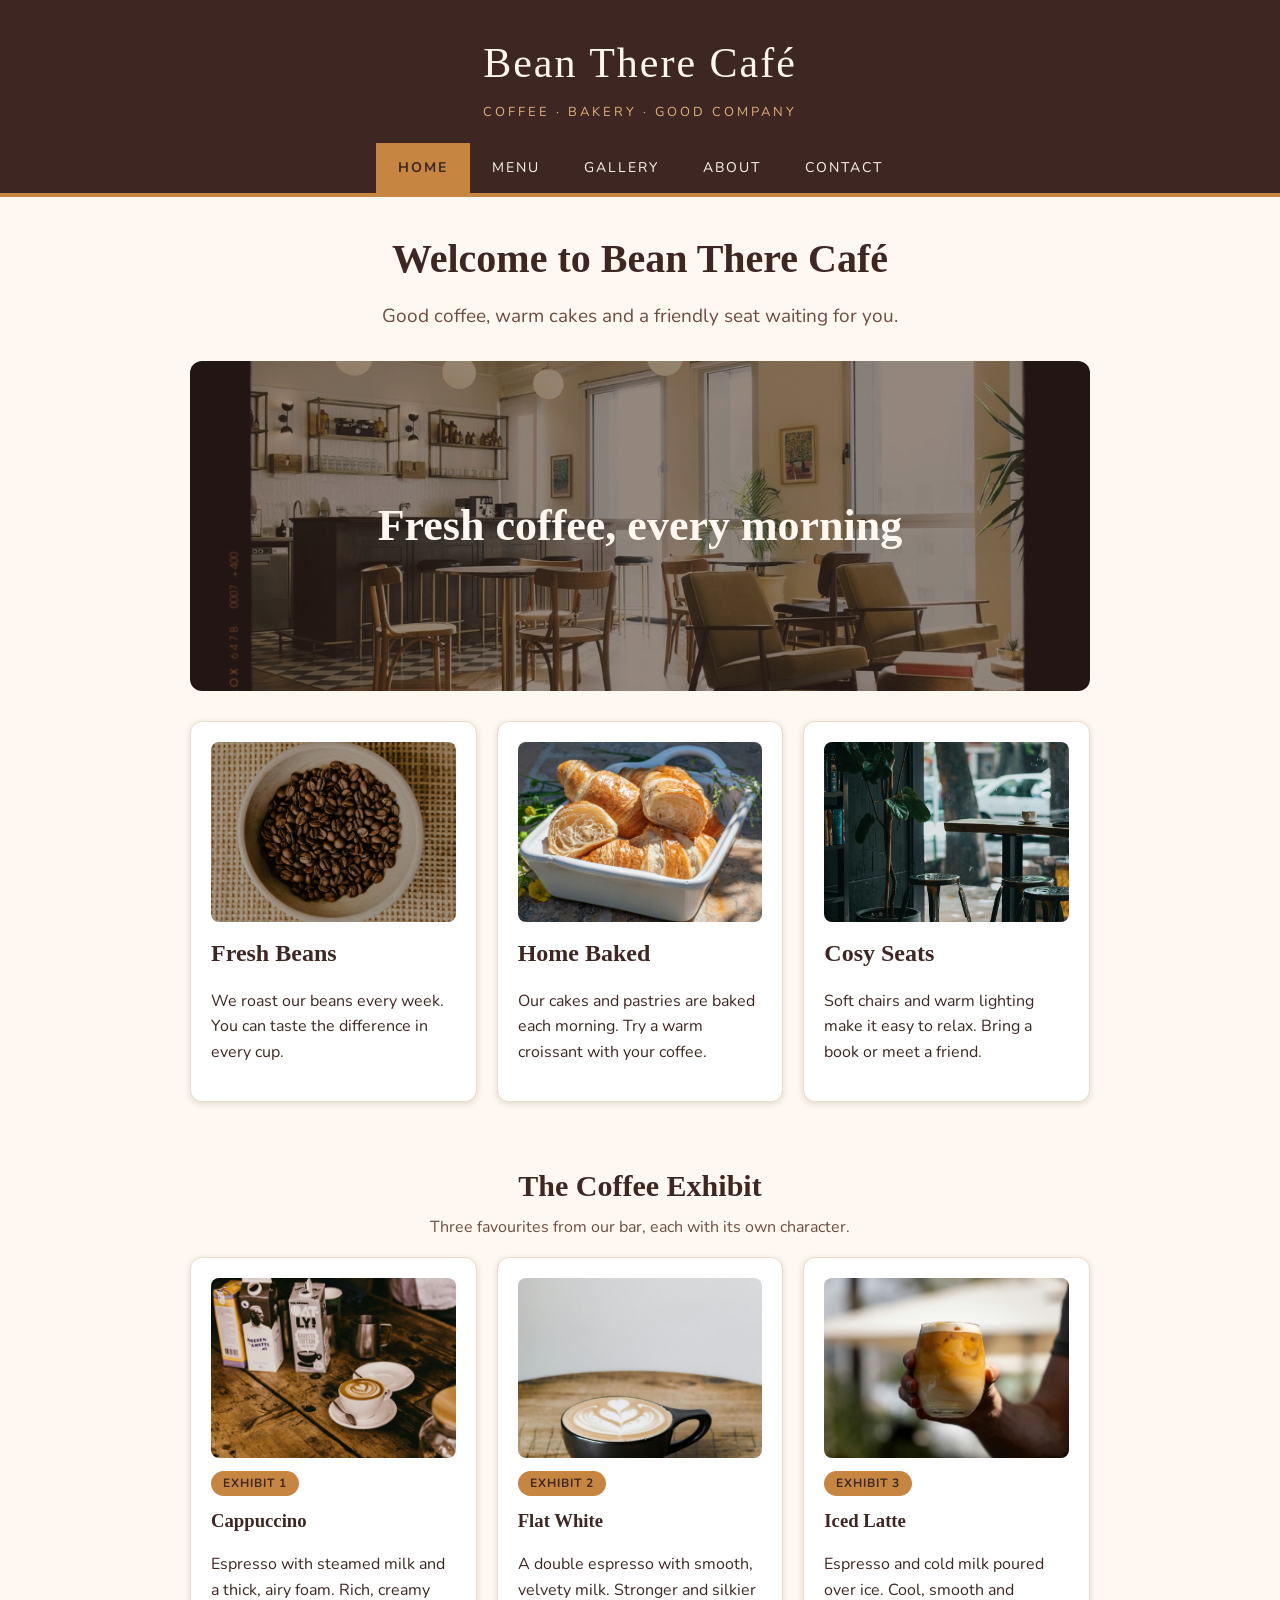
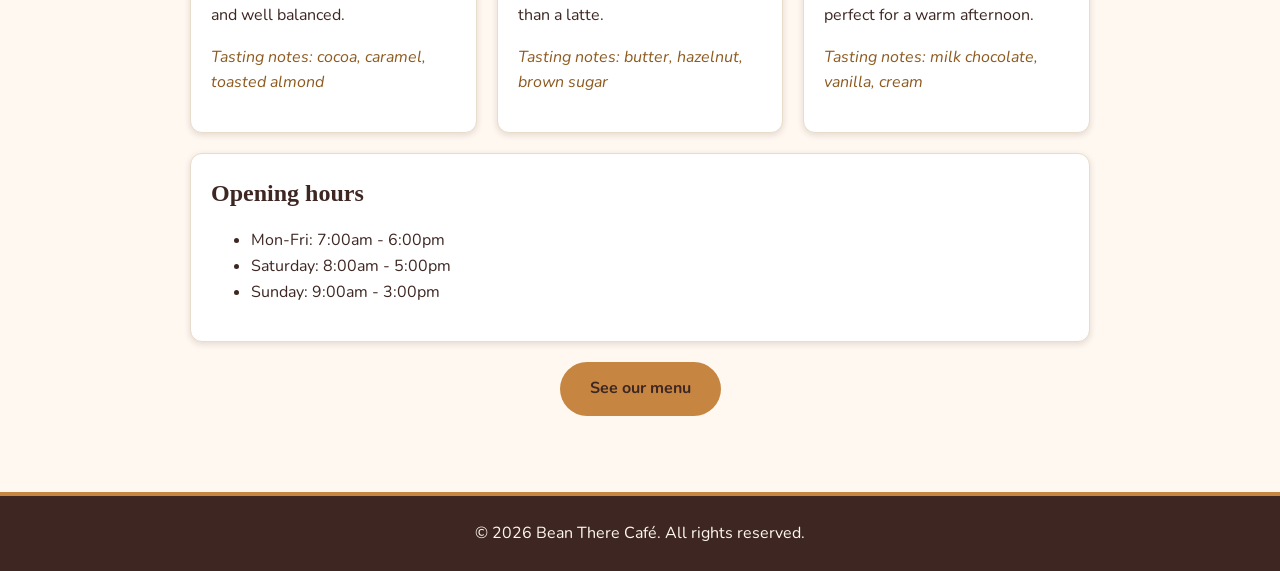
<file: index.html>
<!DOCTYPE html>
<html>
<head>
  <meta charset="UTF-8">
  <meta name="viewport" content="width=device-width, initial-scale=1">
  <title>Home - Bean There Café</title>
  <link rel="preconnect" href="https://fonts.googleapis.com">
  <link rel="preconnect" href="https://fonts.gstatic.com" crossorigin>
  <link href="https://fonts.googleapis.com/css2?family=Nunito:wght@400;700&display=swap" rel="stylesheet">
  <link rel="stylesheet" href="style.css">
</head>
<body>
  <header>
    <p class="shop-name">Bean There Café</p>
    <p class="shop-tag">Coffee · Bakery · Good company</p>
  </header>
  <nav>
    <ul>
      <li><a class="active" href="index.html">Home</a></li>
      <li><a href="menu.html">Menu</a></li>
      <li><a href="gallery.html">Gallery</a></li>
      <li><a href="about.html">About</a></li>
      <li><a href="contact.html">Contact</a></li>
    </ul>
  </nav>
  <main>
    <section class="intro">
      <h1>Welcome to Bean There Café</h1>
      <p class="tagline">Good coffee, warm cakes and a friendly seat waiting for you.</p>
    </section>
    <div class="hero">Fresh coffee, every morning</div>
    <div class="row">
      <section class="card">
        <img src="images/beans.jpg" alt="Roasted coffee beans in a bowl">
        <h2>Fresh Beans</h2>
        <p>We roast our beans every week. You can taste the difference in every cup.</p>
      </section>
      <section class="card">
        <img src="images/croissants.jpg" alt="Fresh croissants on a dish">
        <h2>Home Baked</h2>
        <p>Our cakes and pastries are baked each morning. Try a warm croissant with your coffee.</p>
      </section>
      <section class="card">
        <img src="images/seats.jpg" alt="A table and stools by a window">
        <h2>Cosy Seats</h2>
        <p>Soft chairs and warm lighting make it easy to relax. Bring a book or meet a friend.</p>
      </section>
    </div>
    <section>
      <h2 class="section-title">The Coffee Exhibit</h2>
      <p class="section-text">Three favourites from our bar, each with its own character.</p>
      <div class="row">
        <section class="card">
          <img src="images/cappuccino.jpg" alt="A cappuccino with latte art">
          <span class="tag">Exhibit 1</span>
          <h3>Cappuccino</h3>
          <p>Espresso with steamed milk and a thick, airy foam. Rich, creamy and well balanced.</p>
          <p class="notes">Tasting notes: cocoa, caramel, toasted almond</p>
        </section>
        <section class="card">
          <img src="images/latte.jpg" alt="A cup of coffee with latte art">
          <span class="tag">Exhibit 2</span>
          <h3>Flat White</h3>
          <p>A double espresso with smooth, velvety milk. Stronger and silkier than a latte.</p>
          <p class="notes">Tasting notes: butter, hazelnut, brown sugar</p>
        </section>
        <section class="card">
          <img src="images/iced.jpg" alt="A glass of iced coffee with cream">
          <span class="tag">Exhibit 3</span>
          <h3>Iced Latte</h3>
          <p>Espresso and cold milk poured over ice. Cool, smooth and perfect for a warm afternoon.</p>
          <p class="notes">Tasting notes: milk chocolate, vanilla, cream</p>
        </section>
      </div>
    </section>
    <section class="card">
      <h2>Opening hours</h2>
      <ul>
        <li>Mon-Fri: 7:00am - 6:00pm</li>
        <li>Saturday: 8:00am - 5:00pm</li>
        <li>Sunday: 9:00am - 3:00pm</li>
      </ul>
    </section>
    <p class="center"><a class="button" href="menu.html">See our menu</a></p>
  </main>
  <footer>
    <p>© 2026 Bean There Café. All rights reserved.</p>
  </footer>
</body>
</html>
</file>
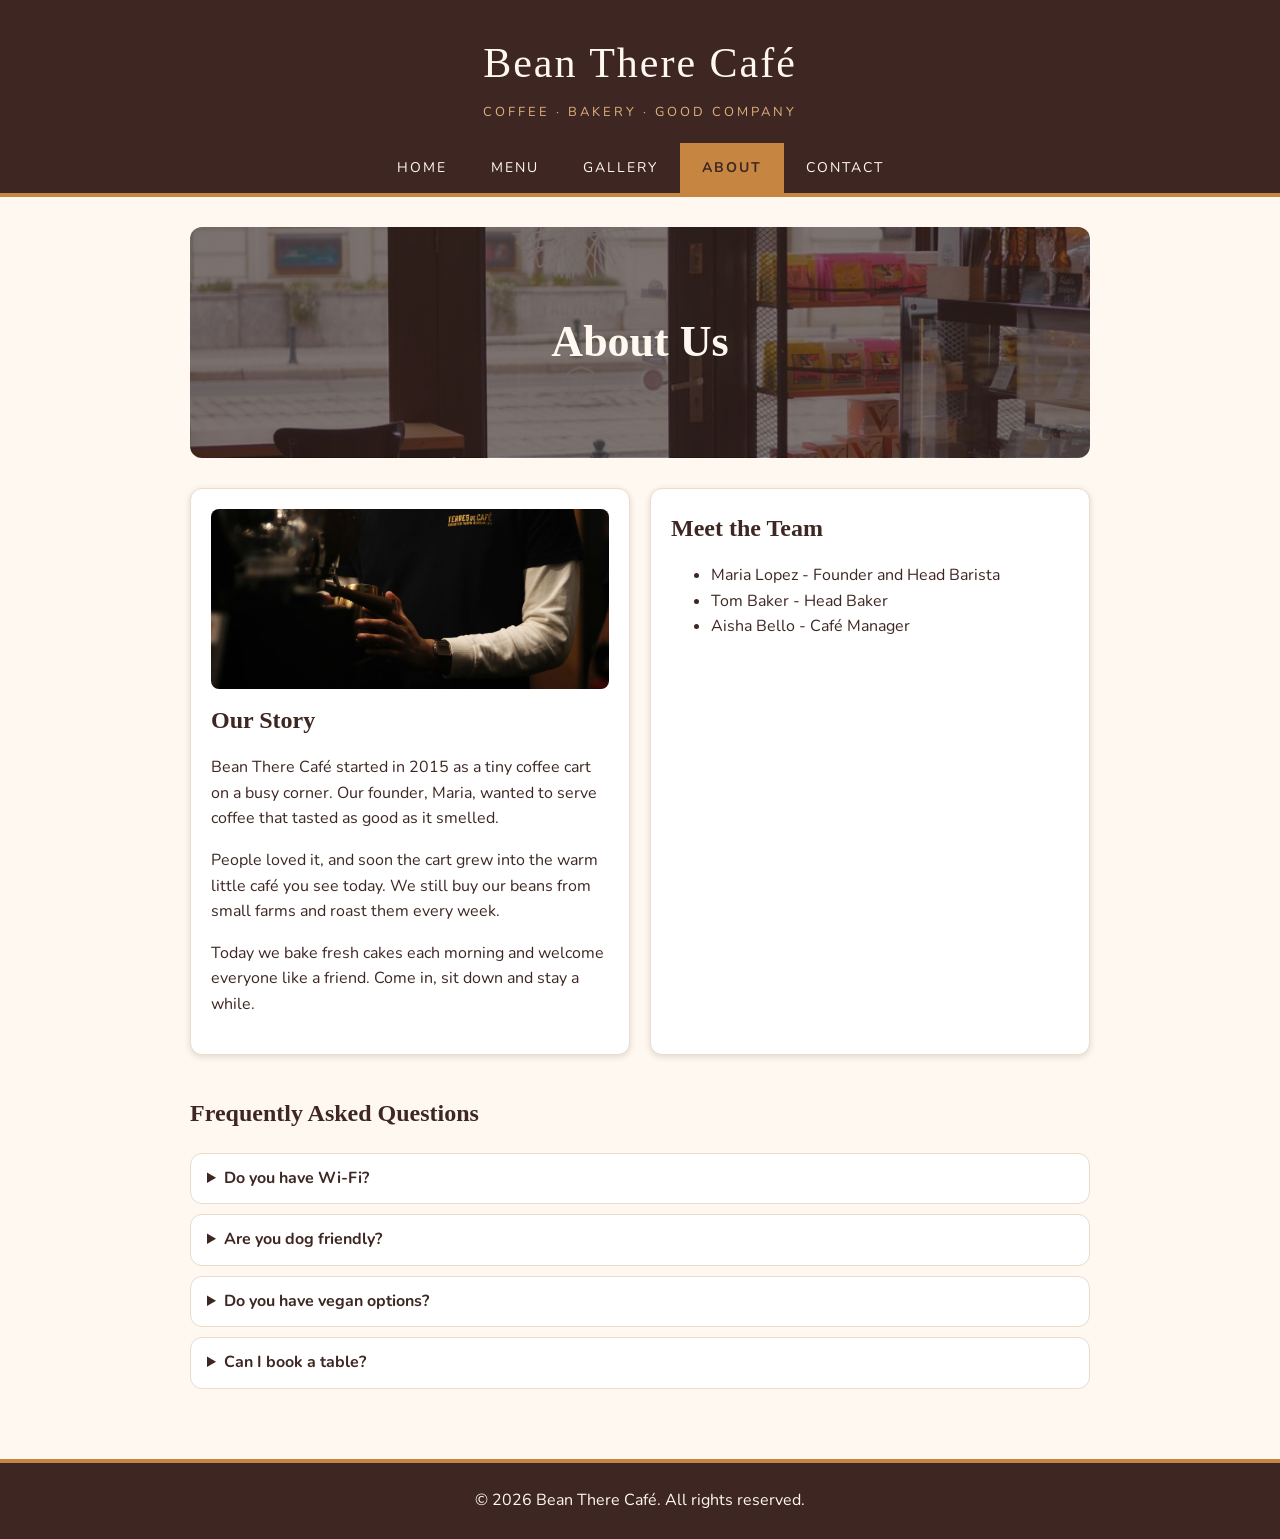
<file: about.html>
<!DOCTYPE html>
<html>
<head>
  <meta charset="UTF-8">
  <meta name="viewport" content="width=device-width, initial-scale=1">
  <title>About - Bean There Café</title>
  <link rel="preconnect" href="https://fonts.googleapis.com">
  <link rel="preconnect" href="https://fonts.gstatic.com" crossorigin>
  <link href="https://fonts.googleapis.com/css2?family=Nunito:wght@400;700&display=swap" rel="stylesheet">
  <link rel="stylesheet" href="style.css">
</head>
<body>
  <header>
    <p class="shop-name">Bean There Café</p>
    <p class="shop-tag">Coffee · Bakery · Good company</p>
  </header>
  <nav>
    <ul>
      <li><a href="index.html">Home</a></li>
      <li><a href="menu.html">Menu</a></li>
      <li><a href="gallery.html">Gallery</a></li>
      <li><a class="active" href="about.html">About</a></li>
      <li><a href="contact.html">Contact</a></li>
    </ul>
  </nav>
  <main>
    <div class="banner banner-about">
      <h1>About Us</h1>
    </div>
    <div class="row">
      <section class="card">
        <img src="images/barista.jpg" alt="Our barista at work">
        <h2>Our Story</h2>
        <p>Bean There Café started in 2015 as a tiny coffee cart on a busy corner. Our founder, Maria, wanted to serve coffee that tasted as good as it smelled.</p>
        <p>People loved it, and soon the cart grew into the warm little café you see today. We still buy our beans from small farms and roast them every week.</p>
        <p>Today we bake fresh cakes each morning and welcome everyone like a friend. Come in, sit down and stay a while.</p>
      </section>
      <section class="card">
        <h2>Meet the Team</h2>
        <ul>
          <li>Maria Lopez - Founder and Head Barista</li>
          <li>Tom Baker - Head Baker</li>
          <li>Aisha Bello - Café Manager</li>
        </ul>
      </section>
    </div>
    <section>
      <h2>Frequently Asked Questions</h2>
      <details>
        <summary>Do you have Wi-Fi?</summary>
        <p>Yes, we have free Wi-Fi for all customers. Just ask at the counter for the password.</p>
      </details>
      <details>
        <summary>Are you dog friendly?</summary>
        <p>Yes, well-behaved dogs are welcome at our outdoor tables. We even have a water bowl ready.</p>
      </details>
      <details>
        <summary>Do you have vegan options?</summary>
        <p>Yes, we offer oat and soy milk, plus vegan muffins and toast. Ask our team if you need help choosing.</p>
      </details>
      <details>
        <summary>Can I book a table?</summary>
        <p>Yes, you can book using the form on our Contact page. Choose "Table booking" as the reason.</p>
      </details>
    </section>
  </main>
  <footer>
    <p>© 2026 Bean There Café. All rights reserved.</p>
  </footer>
</body>
</html>
</file>
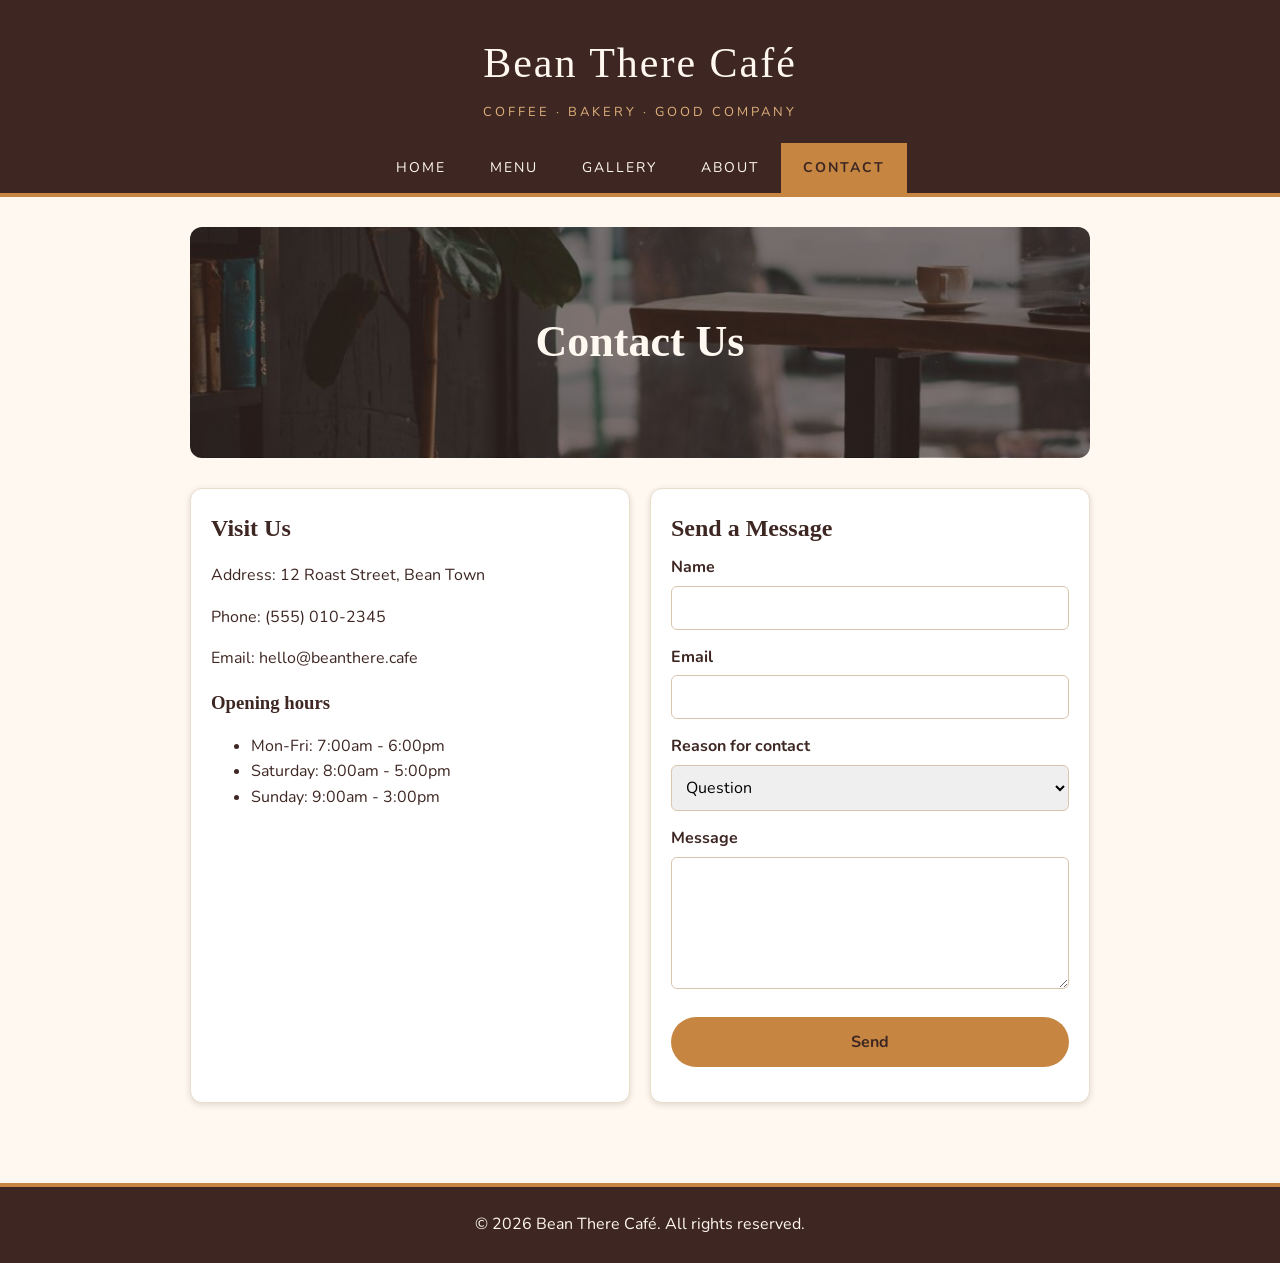
<file: contact.html>
<!DOCTYPE html>
<html>
<head>
  <meta charset="UTF-8">
  <meta name="viewport" content="width=device-width, initial-scale=1">
  <title>Contact - Bean There Café</title>
  <link rel="preconnect" href="https://fonts.googleapis.com">
  <link rel="preconnect" href="https://fonts.gstatic.com" crossorigin>
  <link href="https://fonts.googleapis.com/css2?family=Nunito:wght@400;700&display=swap" rel="stylesheet">
  <link rel="stylesheet" href="style.css">
</head>
<body>
  <header>
    <p class="shop-name">Bean There Café</p>
    <p class="shop-tag">Coffee · Bakery · Good company</p>
  </header>
  <nav>
    <ul>
      <li><a href="index.html">Home</a></li>
      <li><a href="menu.html">Menu</a></li>
      <li><a href="gallery.html">Gallery</a></li>
      <li><a href="about.html">About</a></li>
      <li><a class="active" href="contact.html">Contact</a></li>
    </ul>
  </nav>
  <main>
    <div class="banner banner-contact">
      <h1>Contact Us</h1>
    </div>
    <div class="row">
      <section class="card">
        <h2>Visit Us</h2>
        <p>Address: 12 Roast Street, Bean Town</p>
        <p>Phone: (555) 010-2345</p>
        <p>Email: hello@beanthere.cafe</p>
        <h3>Opening hours</h3>
        <ul>
          <li>Mon-Fri: 7:00am - 6:00pm</li>
          <li>Saturday: 8:00am - 5:00pm</li>
          <li>Sunday: 9:00am - 3:00pm</li>
        </ul>
      </section>
      <section class="card">
        <h2>Send a Message</h2>
        <form>
          <label for="name">Name</label>
          <input type="text" id="name" name="name">
          <label for="email">Email</label>
          <input type="email" id="email" name="email">
          <label for="reason">Reason for contact</label>
          <select id="reason" name="reason">
            <option>Question</option>
            <option>Feedback</option>
            <option>Table booking</option>
          </select>
          <label for="message">Message</label>
          <textarea id="message" name="message" rows="5"></textarea>
          <button class="button">Send</button>
        </form>
      </section>
    </div>
  </main>
  <footer>
    <p>© 2026 Bean There Café. All rights reserved.</p>
  </footer>
</body>
</html>
</file>
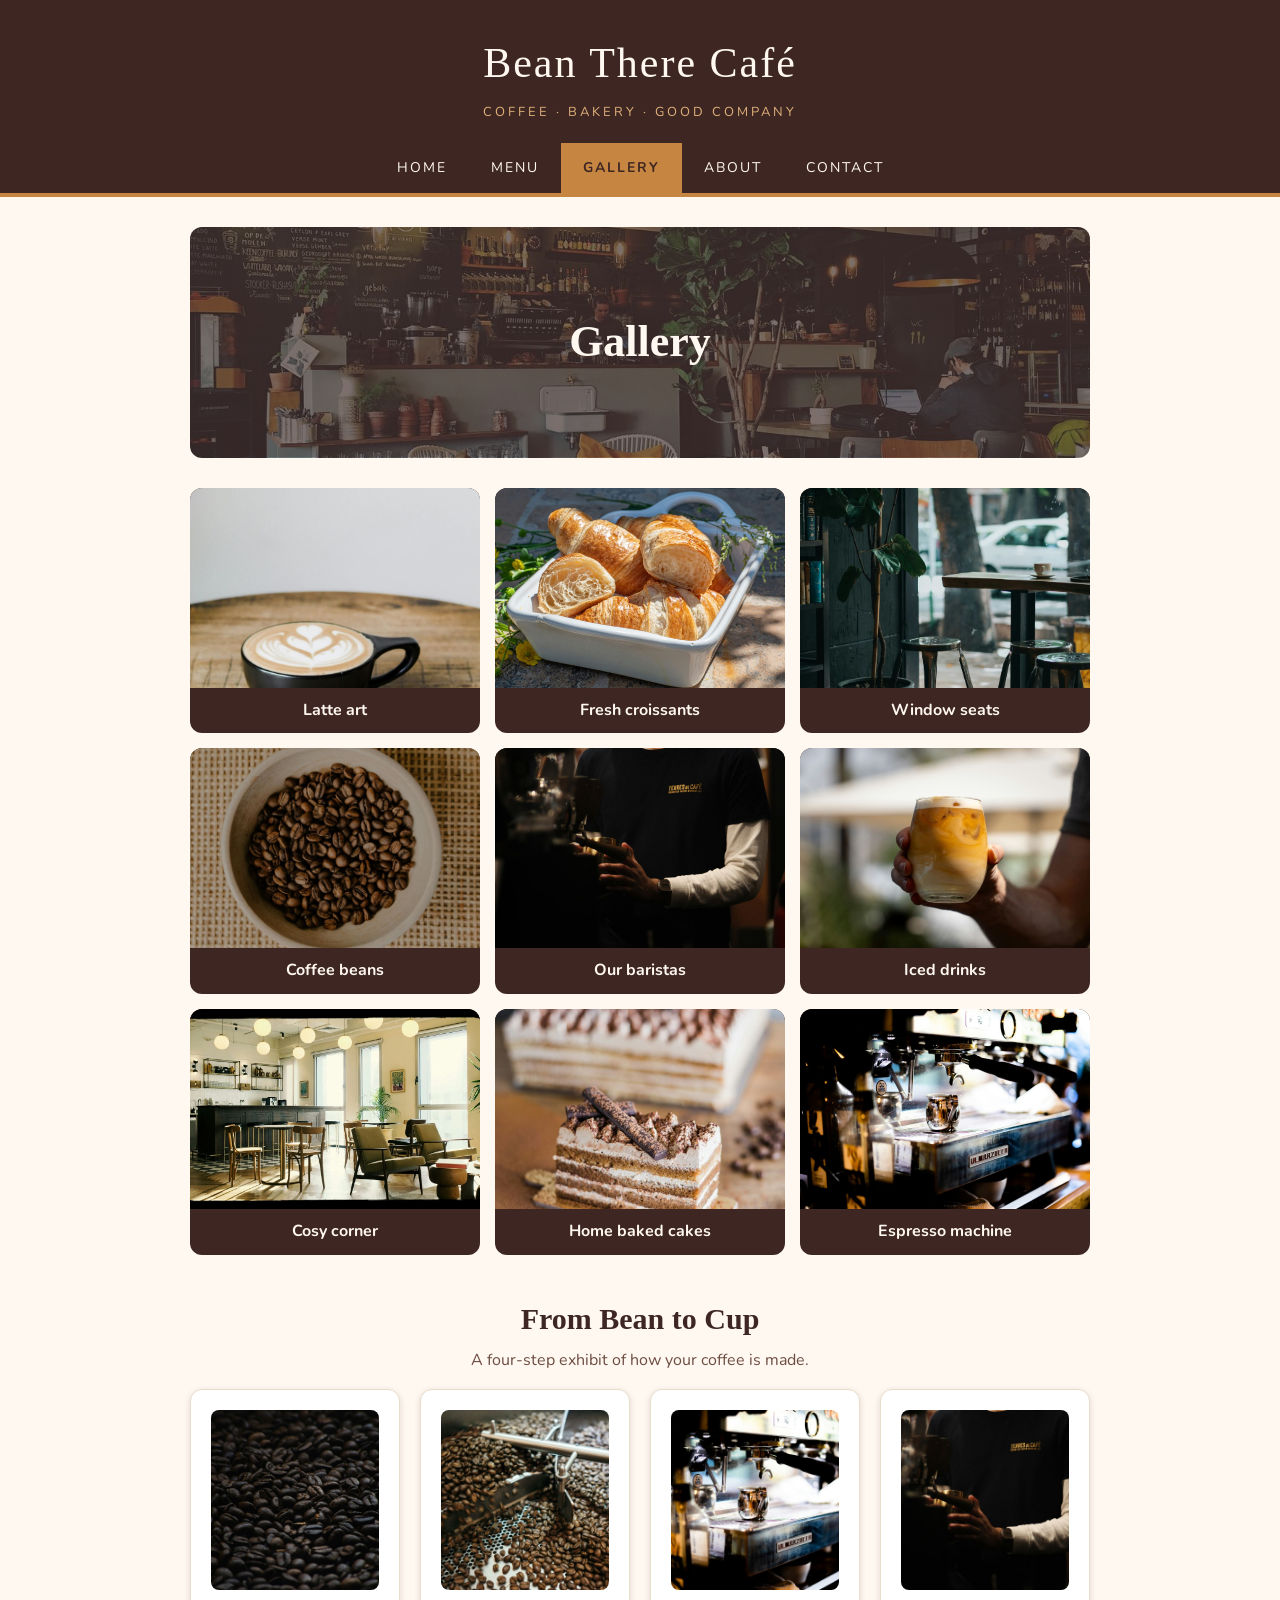
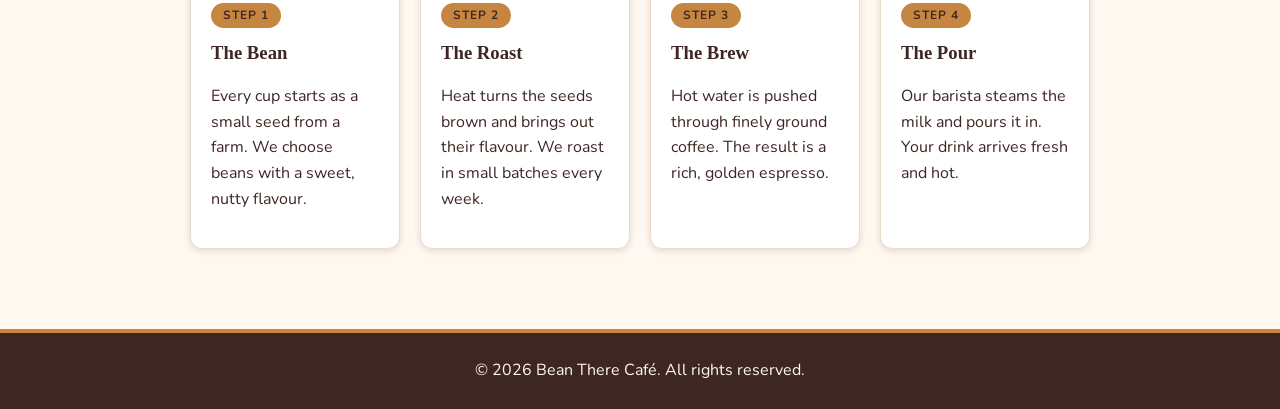
<file: gallery.html>
<!DOCTYPE html>
<html>
<head>
  <meta charset="UTF-8">
  <meta name="viewport" content="width=device-width, initial-scale=1">
  <title>Gallery - Bean There Café</title>
  <link rel="preconnect" href="https://fonts.googleapis.com">
  <link rel="preconnect" href="https://fonts.gstatic.com" crossorigin>
  <link href="https://fonts.googleapis.com/css2?family=Nunito:wght@400;700&display=swap" rel="stylesheet">
  <link rel="stylesheet" href="style.css">
</head>
<body>
  <header>
    <p class="shop-name">Bean There Café</p>
    <p class="shop-tag">Coffee · Bakery · Good company</p>
  </header>
  <nav>
    <ul>
      <li><a href="index.html">Home</a></li>
      <li><a href="menu.html">Menu</a></li>
      <li><a class="active" href="gallery.html">Gallery</a></li>
      <li><a href="about.html">About</a></li>
      <li><a href="contact.html">Contact</a></li>
    </ul>
  </nav>
  <main>
    <div class="banner banner-gallery">
      <h1>Gallery</h1>
    </div>
    <div class="gallery">
      <div class="box">
        <img src="images/latte.jpg" alt="Latte art">
        <span>Latte art</span>
      </div>
      <div class="box">
        <img src="images/croissants.jpg" alt="Fresh croissants">
        <span>Fresh croissants</span>
      </div>
      <div class="box">
        <img src="images/seats.jpg" alt="Window seats">
        <span>Window seats</span>
      </div>
      <div class="box">
        <img src="images/beans.jpg" alt="Coffee beans">
        <span>Coffee beans</span>
      </div>
      <div class="box">
        <img src="images/barista.jpg" alt="Our baristas">
        <span>Our baristas</span>
      </div>
      <div class="box">
        <img src="images/iced.jpg" alt="Iced drinks">
        <span>Iced drinks</span>
      </div>
      <div class="box">
        <img src="images/hero.jpg" alt="Cosy corner">
        <span>Cosy corner</span>
      </div>
      <div class="box">
        <img src="images/cake.jpg" alt="Home baked cakes">
        <span>Home baked cakes</span>
      </div>
      <div class="box">
        <img src="images/machine.jpg" alt="Our espresso machine">
        <span>Espresso machine</span>
      </div>
    </div>
    <section>
      <h2 class="section-title">From Bean to Cup</h2>
      <p class="section-text">A four-step exhibit of how your coffee is made.</p>
      <div class="row">
        <section class="card">
          <img src="images/beans-dark.jpg" alt="Close-up of coffee beans">
          <span class="tag">Step 1</span>
          <h3>The Bean</h3>
          <p>Every cup starts as a small seed from a farm. We choose beans with a sweet, nutty flavour.</p>
        </section>
        <section class="card">
          <img src="images/roaster.jpg" alt="A coffee roasting machine">
          <span class="tag">Step 2</span>
          <h3>The Roast</h3>
          <p>Heat turns the seeds brown and brings out their flavour. We roast in small batches every week.</p>
        </section>
        <section class="card">
          <img src="images/machine.jpg" alt="An espresso machine">
          <span class="tag">Step 3</span>
          <h3>The Brew</h3>
          <p>Hot water is pushed through finely ground coffee. The result is a rich, golden espresso.</p>
        </section>
        <section class="card">
          <img src="images/barista.jpg" alt="A barista making coffee">
          <span class="tag">Step 4</span>
          <h3>The Pour</h3>
          <p>Our barista steams the milk and pours it in. Your drink arrives fresh and hot.</p>
        </section>
      </div>
    </section>
  </main>
  <footer>
    <p>© 2026 Bean There Café. All rights reserved.</p>
  </footer>
</body>
</html>
</file>
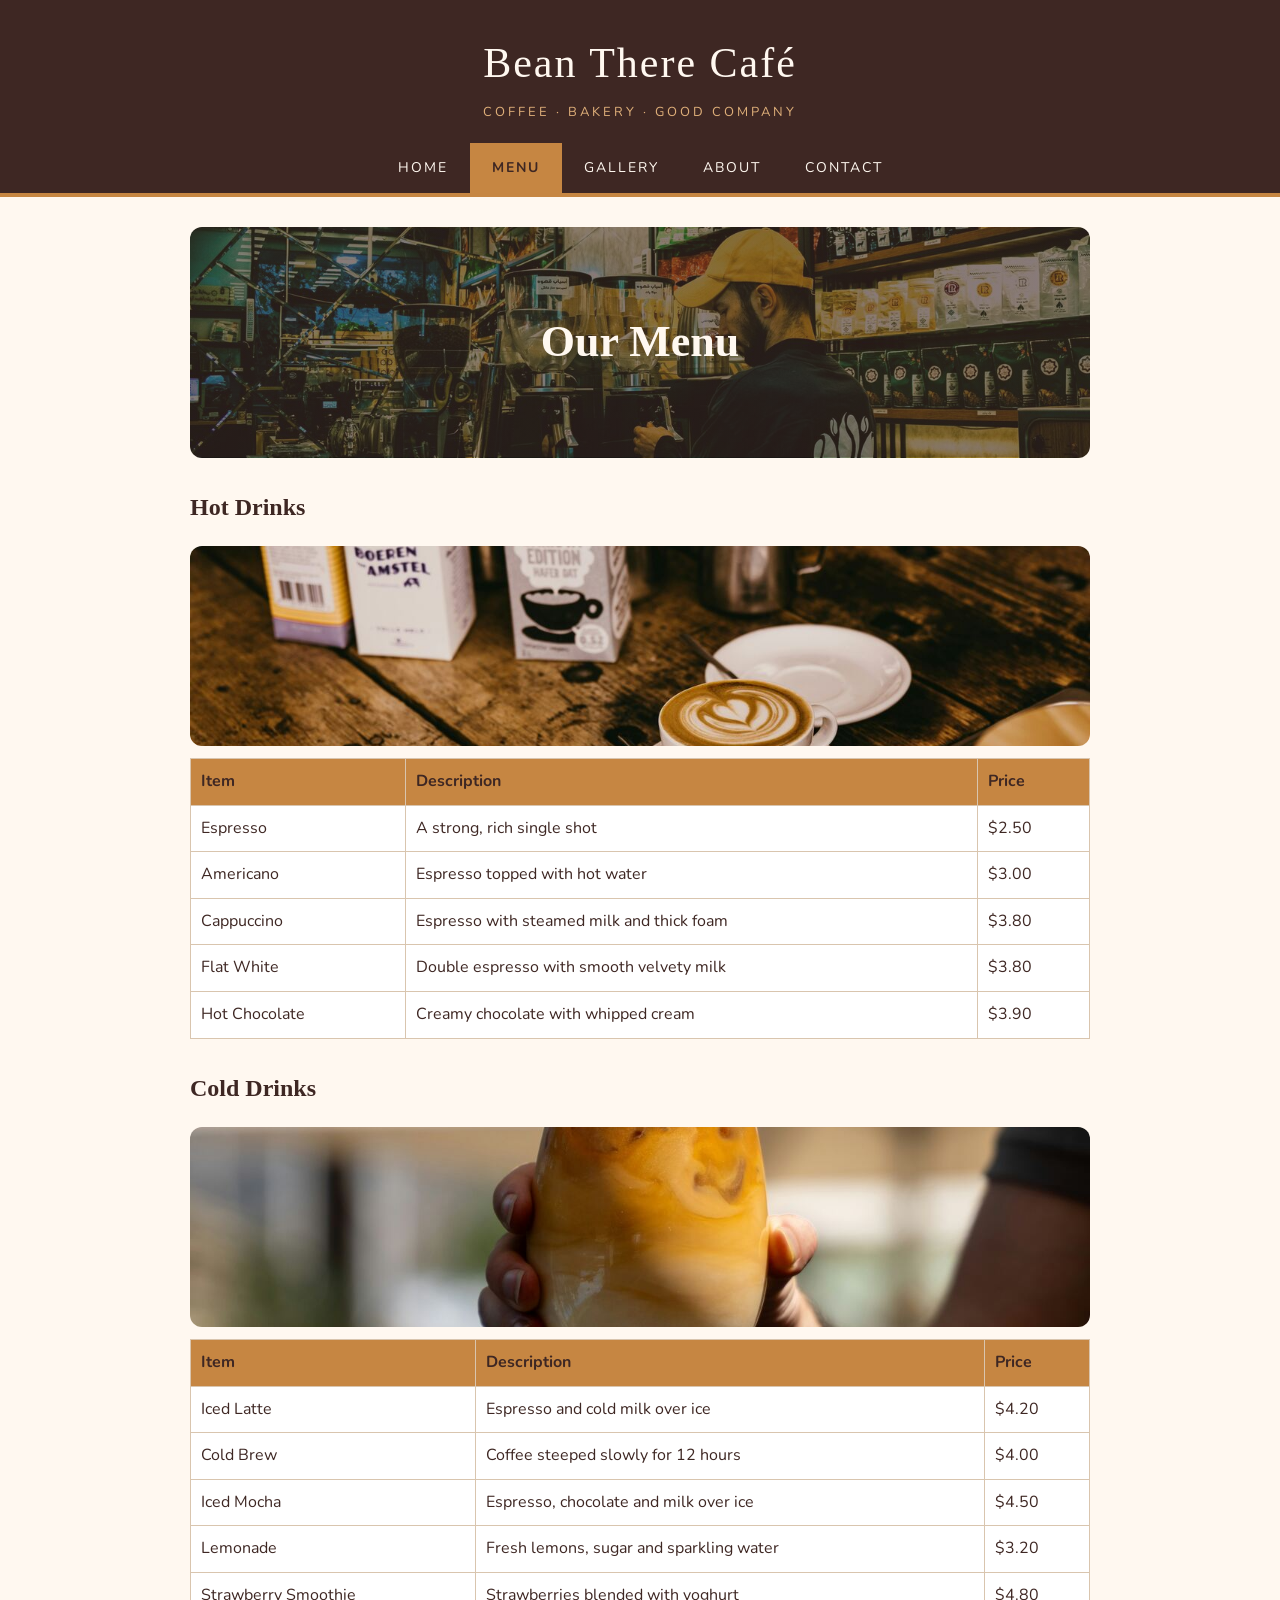
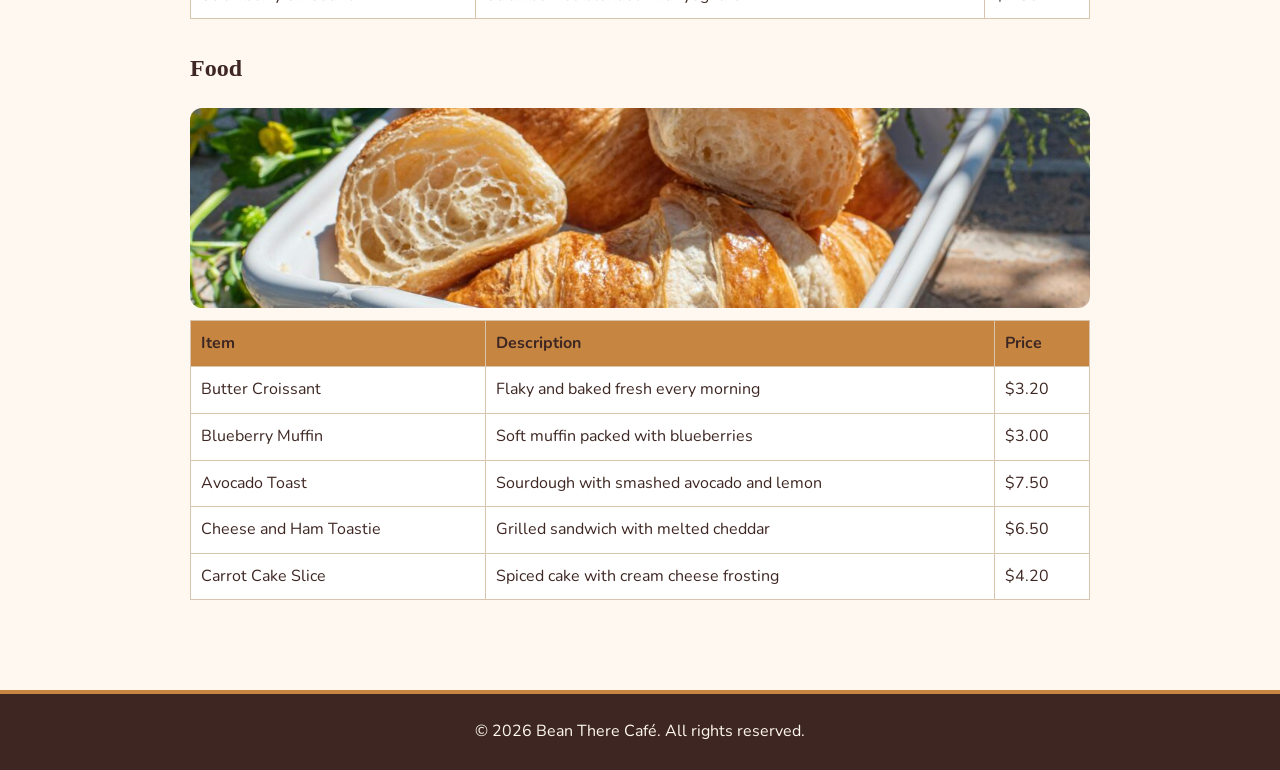
<file: menu.html>
<!DOCTYPE html>
<html>
<head>
  <meta charset="UTF-8">
  <meta name="viewport" content="width=device-width, initial-scale=1">
  <title>Menu - Bean There Café</title>
  <link rel="preconnect" href="https://fonts.googleapis.com">
  <link rel="preconnect" href="https://fonts.gstatic.com" crossorigin>
  <link href="https://fonts.googleapis.com/css2?family=Nunito:wght@400;700&display=swap" rel="stylesheet">
  <link rel="stylesheet" href="style.css">
</head>
<body>
  <header>
    <p class="shop-name">Bean There Café</p>
    <p class="shop-tag">Coffee · Bakery · Good company</p>
  </header>
  <nav>
    <ul>
      <li><a href="index.html">Home</a></li>
      <li><a class="active" href="menu.html">Menu</a></li>
      <li><a href="gallery.html">Gallery</a></li>
      <li><a href="about.html">About</a></li>
      <li><a href="contact.html">Contact</a></li>
    </ul>
  </nav>
  <main>
    <div class="banner banner-menu">
      <h1>Our Menu</h1>
    </div>
    <section>
      <h2>Hot Drinks</h2>
      <img class="wide" src="images/cappuccino.jpg" alt="A cappuccino with latte art">
      <table>
        <tr>
          <th>Item</th>
          <th>Description</th>
          <th>Price</th>
        </tr>
        <tr>
          <td>Espresso</td>
          <td>A strong, rich single shot</td>
          <td>$2.50</td>
        </tr>
        <tr>
          <td>Americano</td>
          <td>Espresso topped with hot water</td>
          <td>$3.00</td>
        </tr>
        <tr>
          <td>Cappuccino</td>
          <td>Espresso with steamed milk and thick foam</td>
          <td>$3.80</td>
        </tr>
        <tr>
          <td>Flat White</td>
          <td>Double espresso with smooth velvety milk</td>
          <td>$3.80</td>
        </tr>
        <tr>
          <td>Hot Chocolate</td>
          <td>Creamy chocolate with whipped cream</td>
          <td>$3.90</td>
        </tr>
      </table>
    </section>
    <section>
      <h2>Cold Drinks</h2>
      <img class="wide" src="images/iced.jpg" alt="A glass of iced coffee with cream">
      <table>
        <tr>
          <th>Item</th>
          <th>Description</th>
          <th>Price</th>
        </tr>
        <tr>
          <td>Iced Latte</td>
          <td>Espresso and cold milk over ice</td>
          <td>$4.20</td>
        </tr>
        <tr>
          <td>Cold Brew</td>
          <td>Coffee steeped slowly for 12 hours</td>
          <td>$4.00</td>
        </tr>
        <tr>
          <td>Iced Mocha</td>
          <td>Espresso, chocolate and milk over ice</td>
          <td>$4.50</td>
        </tr>
        <tr>
          <td>Lemonade</td>
          <td>Fresh lemons, sugar and sparkling water</td>
          <td>$3.20</td>
        </tr>
        <tr>
          <td>Strawberry Smoothie</td>
          <td>Strawberries blended with yoghurt</td>
          <td>$4.80</td>
        </tr>
      </table>
    </section>
    <section>
      <h2>Food</h2>
      <img class="wide" src="images/croissants.jpg" alt="Fresh croissants on a dish">
      <table>
        <tr>
          <th>Item</th>
          <th>Description</th>
          <th>Price</th>
        </tr>
        <tr>
          <td>Butter Croissant</td>
          <td>Flaky and baked fresh every morning</td>
          <td>$3.20</td>
        </tr>
        <tr>
          <td>Blueberry Muffin</td>
          <td>Soft muffin packed with blueberries</td>
          <td>$3.00</td>
        </tr>
        <tr>
          <td>Avocado Toast</td>
          <td>Sourdough with smashed avocado and lemon</td>
          <td>$7.50</td>
        </tr>
        <tr>
          <td>Cheese and Ham Toastie</td>
          <td>Grilled sandwich with melted cheddar</td>
          <td>$6.50</td>
        </tr>
        <tr>
          <td>Carrot Cake Slice</td>
          <td>Spiced cake with cream cheese frosting</td>
          <td>$4.20</td>
        </tr>
      </table>
    </section>
  </main>
  <footer>
    <p>© 2026 Bean There Café. All rights reserved.</p>
  </footer>
</body>
</html>
</file>
<file: style.css>
body {
  margin: 0;
  background: #FFF8F0;
  color: #3E2723;
  font-family: "Nunito", Arial, sans-serif;
  line-height: 1.6;
}

h1, h2, h3 {
  font-family: Georgia, "Times New Roman", serif;
}

img {
  background: #D9C5AE;
}

header {
  background: #3E2723;
  color: #FFF8F0;
  padding: 30px 20px 20px;
  text-align: center;
}

.shop-name {
  margin: 0;
  font-family: Georgia, "Times New Roman", serif;
  font-size: 42px;
  letter-spacing: 2px;
}

.shop-tag {
  margin: 5px 0 0;
  color: #E0B07A;
  font-size: 13px;
  letter-spacing: 3px;
  text-transform: uppercase;
}

nav {
  background: #3E2723;
  border-bottom: 4px solid #C68642;
}

nav ul {
  display: flex;
  justify-content: center;
  max-width: 900px;
  margin: 0 auto;
  padding: 0;
  list-style: none;
}

nav a {
  display: block;
  padding: 14px 22px;
  color: #FFF8F0;
  text-decoration: none;
  font-size: 14px;
  letter-spacing: 2px;
  text-transform: uppercase;
}

nav a:hover {
  background: #5D4037;
}

nav a.active {
  background: #C68642;
  color: #3E2723;
  font-weight: bold;
}

main {
  max-width: 900px;
  margin: 0 auto;
  padding: 30px 20px;
}

.intro {
  text-align: center;
  padding-bottom: 10px;
}

.intro h1 {
  margin: 0 0 10px;
  font-size: 40px;
}

.tagline {
  margin-top: 0;
  font-size: 19px;
  color: #6D4C41;
}

.hero {
  background-image: linear-gradient(rgba(62, 39, 35, 0.55), rgba(62, 39, 35, 0.55)), url(images/hero.jpg);
  background-size: cover;
  background-position: center;
  border-radius: 12px;
  padding: 130px 20px;
  margin-bottom: 30px;
  text-align: center;
  color: #FFF8F0;
  font-family: Georgia, "Times New Roman", serif;
  font-size: 44px;
  font-weight: bold;
}

.banner {
  background-size: cover;
  background-position: center;
  border-radius: 12px;
  padding: 80px 20px;
  margin-bottom: 30px;
  text-align: center;
}

.banner h1 {
  margin: 0;
  color: #FFF8F0;
  font-size: 44px;
}

.banner-menu {
  background-image: linear-gradient(rgba(62, 39, 35, 0.6), rgba(62, 39, 35, 0.6)), url(images/counter.jpg);
}

.banner-gallery {
  background-image: linear-gradient(rgba(62, 39, 35, 0.6), rgba(62, 39, 35, 0.6)), url(images/cafe.jpg);
}

.banner-about {
  background-image: linear-gradient(rgba(62, 39, 35, 0.6), rgba(62, 39, 35, 0.6)), url(images/interior.jpg);
}

.banner-contact {
  background-image: linear-gradient(rgba(62, 39, 35, 0.6), rgba(62, 39, 35, 0.6)), url(images/seats.jpg);
}

.row {
  display: flex;
  gap: 20px;
}

.row .card {
  flex: 1;
}

.card {
  background: #FFFFFF;
  border: 1px solid #E8DCCB;
  border-radius: 12px;
  padding: 20px;
  margin-bottom: 20px;
  box-shadow: 0 2px 6px rgba(62, 39, 35, 0.15);
}

.card img {
  display: block;
  width: 100%;
  height: 180px;
  object-fit: cover;
  border-radius: 8px;
  margin-bottom: 12px;
}

.card h2, .card h3 {
  margin: 0 0 8px;
}

.tag {
  display: inline-block;
  background: #C68642;
  color: #3E2723;
  padding: 3px 12px;
  border-radius: 20px;
  margin-bottom: 10px;
  font-size: 12px;
  font-weight: bold;
  letter-spacing: 1px;
  text-transform: uppercase;
}

.notes {
  color: #8D5A1F;
  font-style: italic;
}

.section-title {
  margin: 40px 0 5px;
  text-align: center;
  font-size: 30px;
}

.section-text {
  margin-top: 0;
  text-align: center;
  color: #6D4C41;
}

.center {
  text-align: center;
}

.button {
  display: inline-block;
  background: #C68642;
  color: #3E2723;
  padding: 14px 30px;
  border: none;
  border-radius: 30px;
  font-size: 16px;
  font-weight: bold;
  text-decoration: none;
  cursor: pointer;
}

.button:hover {
  background: #D9A066;
}

.wide {
  display: block;
  width: 100%;
  height: 200px;
  object-fit: cover;
  border-radius: 12px;
  margin-bottom: 12px;
}

table {
  width: 100%;
  border-collapse: collapse;
  background: #FFFFFF;
  margin-bottom: 30px;
}

th {
  background: #C68642;
  color: #3E2723;
  text-align: left;
  padding: 10px;
  border: 1px solid #D9C5AE;
}

td {
  padding: 10px;
  border: 1px solid #D9C5AE;
}

.gallery {
  display: grid;
  grid-template-columns: 1fr 1fr 1fr;
  gap: 15px;
  margin-bottom: 20px;
}

.box {
  background: #3E2723;
  border-radius: 12px;
  overflow: hidden;
  text-align: center;
  color: #FFF8F0;
}

.box img {
  display: block;
  width: 100%;
  height: 200px;
  object-fit: cover;
}

.box span {
  display: block;
  padding: 10px;
  font-weight: bold;
}

.box:hover img {
  opacity: 0.7;
}

details {
  background: #FFFFFF;
  border: 1px solid #E8DCCB;
  border-radius: 12px;
  padding: 12px 16px;
  margin-bottom: 10px;
}

summary {
  font-weight: bold;
  cursor: pointer;
}

label {
  display: block;
  font-weight: bold;
}

input, textarea, select, button {
  width: 100%;
  box-sizing: border-box;
  padding: 10px;
  margin: 5px 0 15px 0;
  border: 1px solid #D9C5AE;
  border-radius: 6px;
  font-size: 16px;
  font-family: "Nunito", Arial, sans-serif;
}

footer {
  background: #3E2723;
  color: #FFF8F0;
  text-align: center;
  padding: 25px 20px;
  margin-top: 30px;
  border-top: 4px solid #C68642;
}

footer p {
  margin: 0;
}

@media (max-width: 699px) {
  nav ul {
    flex-direction: column;
  }

  nav a {
    text-align: center;
  }

  .row {
    flex-direction: column;
  }

  .gallery {
    grid-template-columns: 1fr;
  }

  .shop-name {
    font-size: 32px;
  }

  .hero {
    padding: 80px 15px;
    font-size: 28px;
  }

  .banner {
    padding: 60px 15px;
  }

  .banner h1 {
    font-size: 32px;
  }
}
</file>
